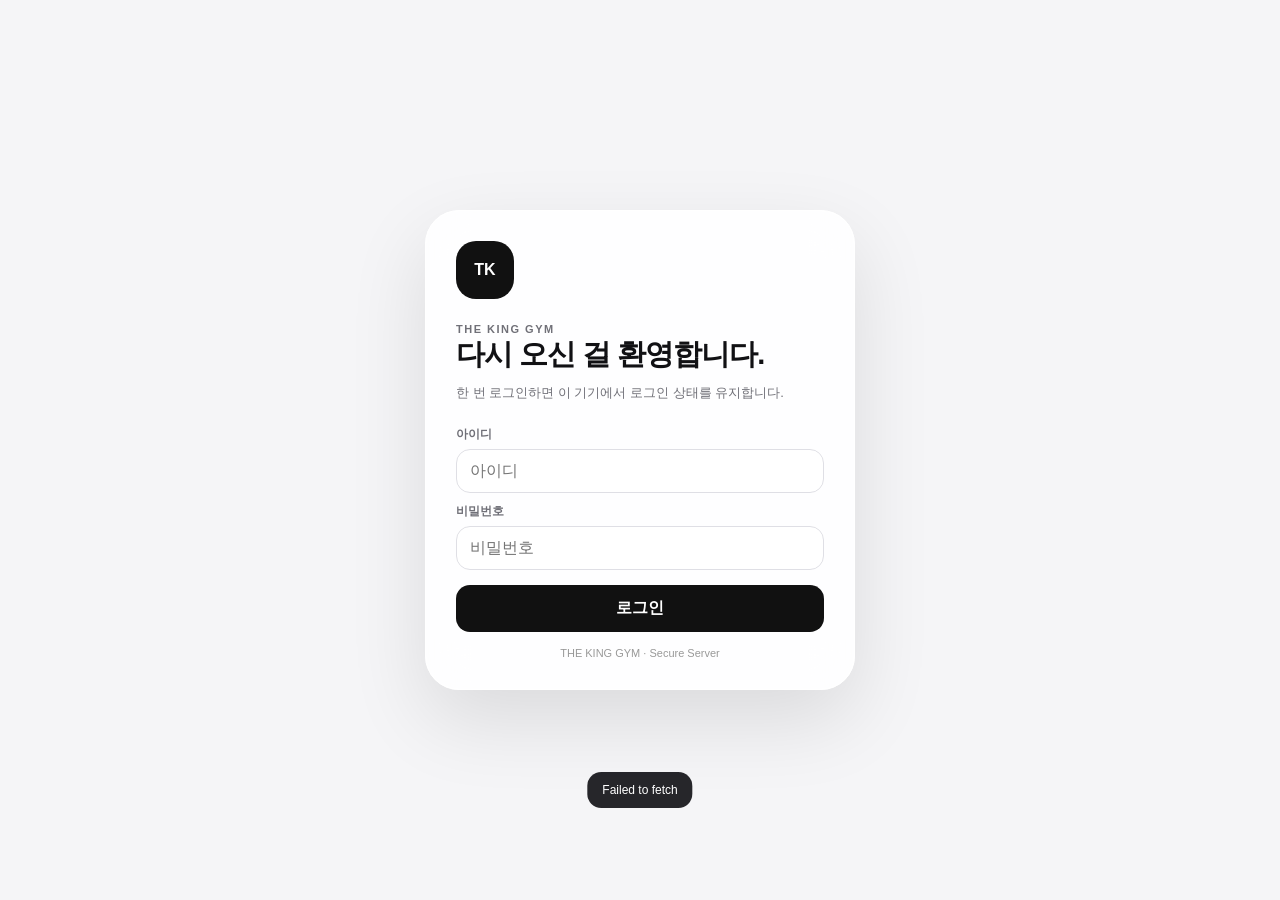
<file: theking-gym/index.html>
<!doctype html>
<html lang="ko">
<head>
<meta charset="utf-8"><meta name="viewport" content="width=device-width,initial-scale=1,viewport-fit=cover,user-scalable=no"><meta name="theme-color" content="#f5f5f7"><meta name="apple-mobile-web-app-capable" content="yes"><meta name="apple-mobile-web-app-status-bar-style" content="default"><meta name="apple-mobile-web-app-title" content="THE KING"><link rel="manifest" href="./manifest.webmanifest"><title>THE KING GYM</title>
<style>
:root{--bg:#f5f5f7;--card:rgba(255,255,255,.88);--ink:#111114;--muted:#707078;--line:#e7e7eb;--blue:#0a84ff;--green:#34c759;--orange:#ff9f0a;--red:#ff453a;--purple:#7c5cff;--shadow:0 14px 44px rgba(21,21,27,.08);--radius:26px}*{box-sizing:border-box}html,body{margin:0;background:var(--bg);color:var(--ink);font-family:-apple-system,BlinkMacSystemFont,"SF Pro Display","Pretendard","Segoe UI",sans-serif;-webkit-tap-highlight-color:transparent}button,input,textarea,select{font:inherit}button{cursor:pointer}body:before{content:"";position:fixed;inset:-20vh -20vw auto;height:55vh;background:radial-gradient(circle at 20% 30%,rgba(10,132,255,.12),transparent 36%),radial-gradient(circle at 80% 15%,rgba(124,92,255,.12),transparent 34%);pointer-events:none;z-index:-1}.hidden{display:none!important}.shell{min-height:100vh;max-width:1500px;margin:0 auto}.top{height:76px;display:flex;align-items:center;justify-content:space-between;padding:0 28px;position:sticky;top:0;background:rgba(245,245,247,.8);backdrop-filter:blur(18px);z-index:20;border-bottom:1px solid rgba(0,0,0,.04)}.brand{display:flex;align-items:center;gap:12px;font-weight:850;letter-spacing:-.7px}.mark{width:35px;height:35px;border-radius:12px;background:linear-gradient(145deg,#111,#35353b);color:#fff;display:grid;place-items:center;font-size:13px;box-shadow:0 8px 20px rgba(0,0,0,.18)}.rolepill{font-size:12px;padding:7px 10px;border-radius:999px;background:#fff;border:1px solid var(--line);color:var(--muted)}.top-actions{display:flex;align-items:center;gap:9px}.iconbtn{border:0;background:#fff;width:40px;height:40px;border-radius:14px;box-shadow:0 5px 18px rgba(0,0,0,.05);position:relative}.dot{position:absolute;width:9px;height:9px;border-radius:50%;background:var(--red);right:7px;top:6px;border:2px solid white}.layout{display:grid;grid-template-columns:230px minmax(0,1fr);gap:26px;padding:24px 28px 48px}.side{position:sticky;top:100px;height:calc(100vh - 120px);display:flex;flex-direction:column;gap:6px}.navbtn{border:0;background:transparent;text-align:left;padding:13px 14px;border-radius:15px;color:#55555d;font-weight:700}.navbtn.active{background:#fff;color:#111;box-shadow:0 7px 22px rgba(0,0,0,.055)}.navbtn small{display:block;color:#a0a0a8;font-weight:500;margin-top:2px}.side-foot{margin-top:auto;padding:16px;border-radius:20px;background:rgba(255,255,255,.62);border:1px solid rgba(255,255,255,.8)}.side-foot b{display:block;font-size:13px}.side-foot span{font-size:12px;color:var(--muted)}.main{min-width:0}.headline{display:flex;justify-content:space-between;align-items:end;margin:10px 0 24px}.headline h1{font-size:34px;line-height:1.05;margin:0;letter-spacing:-1.4px}.headline p{margin:7px 0 0;color:var(--muted);font-size:14px}.date{font-size:13px;color:var(--muted)}.grid{display:grid;gap:14px}.metrics{grid-template-columns:repeat(4,minmax(0,1fr));margin-bottom:16px}.card{background:var(--card);border:1px solid rgba(255,255,255,.75);border-radius:var(--radius);box-shadow:var(--shadow);backdrop-filter:blur(16px);padding:20px}.metric{min-height:122px}.metric label{font-size:12px;color:var(--muted);font-weight:700}.metric strong{display:block;font-size:29px;margin-top:13px;letter-spacing:-1px}.metric small{font-size:12px;color:var(--muted)}.accent{background:linear-gradient(145deg,#19191d,#2c2c33);color:#fff}.accent label,.accent small{color:#a9a9b0}.two{grid-template-columns:1.2fr .8fr}.section-title{display:flex;align-items:center;justify-content:space-between;margin-bottom:13px}.section-title h2{margin:0;font-size:18px;letter-spacing:-.5px}.section-title span{font-size:12px;color:var(--muted)}.list{display:flex;flex-direction:column;gap:9px}.row{display:flex;align-items:center;gap:12px;padding:12px;border-radius:18px;background:#f8f8fa;border:1px solid #efeff2}.avatar{width:42px;height:42px;border-radius:15px;background:linear-gradient(145deg,#e9e9ee,#fff);display:grid;place-items:center;font-weight:800;color:#444}.row-main{min-width:0;flex:1}.row-main b{font-size:14px}.row-main div{font-size:12px;color:var(--muted);margin-top:3px;white-space:nowrap;overflow:hidden;text-overflow:ellipsis}.badge{padding:6px 9px;border-radius:999px;font-size:11px;font-weight:800;background:#ececf0;color:#606069}.badge.green{background:#e9f9ed;color:#248a3d}.badge.orange{background:#fff2dd;color:#b66400}.badge.red{background:#ffe9e7;color:#cc2d25}.badge.blue{background:#e7f2ff;color:#0068d9}.btn{border:0;border-radius:14px;padding:10px 14px;font-weight:800;background:#111;color:#fff}.btn.secondary{background:#fff;color:#222;border:1px solid var(--line)}.btn.blue{background:var(--blue)}.btn.red{background:#fff0ef;color:#d93025}.btn.sm{padding:8px 10px;border-radius:11px;font-size:12px}.field{display:flex;flex-direction:column;gap:6px}.field label{font-size:12px;color:var(--muted);font-weight:700}.field input,.field select,.field textarea{border:1px solid #dfdfe5;background:#fff;border-radius:14px;padding:12px 13px;outline:none;color:#111}.field input:focus,.field select:focus,.field textarea:focus{border-color:#a8cbff;box-shadow:0 0 0 4px rgba(10,132,255,.09)}.formgrid{display:grid;grid-template-columns:repeat(2,minmax(0,1fr));gap:10px}.span2{grid-column:1/-1}.progress{height:8px;background:#ececf0;border-radius:99px;overflow:hidden;margin-top:9px}.progress i{display:block;height:100%;border-radius:99px;background:linear-gradient(90deg,var(--blue),var(--purple))}.schedule-day{font-size:12px;font-weight:800;color:var(--muted);margin:16px 4px 7px}.schedule{display:grid;grid-template-columns:72px 1fr auto;align-items:center;gap:10px;padding:13px 12px;border-radius:18px;background:#fff;border:1px solid var(--line);margin-bottom:8px}.time{font-weight:850}.schedule .who b{font-size:14px}.schedule .who div{font-size:12px;color:var(--muted);margin-top:2px}.actions{display:flex;gap:6px;flex-wrap:wrap;justify-content:flex-end}.notice{padding:13px;border-radius:16px;background:#f7f7f9;border:1px solid var(--line);margin-bottom:8px}.notice.unread{background:#eef6ff;border-color:#d9eaff}.notice b{font-size:13px}.notice p{font-size:12px;color:var(--muted);margin:4px 0 0}.tablewrap{overflow:auto;border-radius:18px;border:1px solid var(--line)}table{width:100%;border-collapse:collapse;background:#fff;font-size:13px}th,td{padding:12px;border-bottom:1px solid #efeff2;text-align:left;white-space:nowrap}th{font-size:11px;color:var(--muted);background:#fafafd;position:sticky;top:0}.empty{padding:36px 10px;text-align:center;color:var(--muted);font-size:13px}.empty b{display:block;color:#333;margin-bottom:5px}.bottom{display:none}.modal{position:fixed;inset:0;background:rgba(0,0,0,.24);backdrop-filter:blur(8px);z-index:80;display:grid;place-items:end center;padding:18px}.sheet{width:min(600px,100%);max-height:86vh;overflow:auto;background:#f8f8fa;border-radius:30px;padding:20px;box-shadow:0 25px 70px rgba(0,0,0,.25)}.sheet h3{margin:0 0 16px;font-size:22px}.sheethead{display:flex;justify-content:space-between;align-items:center}.close{border:0;background:#e9e9ed;width:34px;height:34px;border-radius:50%}.login{min-height:100vh;display:grid;place-items:center;padding:24px}.loginbox{width:min(430px,100%);padding:30px;background:rgba(255,255,255,.9);border:1px solid white;border-radius:34px;box-shadow:0 30px 80px rgba(0,0,0,.11);backdrop-filter:blur(22px)}.loginbox .logo{width:58px;height:58px;border-radius:20px;background:#111;color:#fff;display:grid;place-items:center;font-weight:900;margin-bottom:24px}.loginbox h1{font-size:29px;margin:0;letter-spacing:-1px}.loginbox p{color:var(--muted);font-size:13px;line-height:1.6;margin:8px 0 22px}.loginbox .field{margin-bottom:10px}.loginbox .btn{width:100%;padding:13px;margin-top:5px}.hint{margin-top:15px;font-size:11px;color:#999;text-align:center}.toast{position:fixed;left:50%;bottom:92px;transform:translate(-50%,20px);padding:11px 15px;background:rgba(20,20,24,.92);color:#fff;border-radius:14px;font-size:12px;z-index:200;opacity:0;pointer-events:none;transition:.25s}.toast.show{opacity:1;transform:translate(-50%,0)}.kicker{font-size:11px;text-transform:uppercase;letter-spacing:1.5px;color:var(--muted);font-weight:900}.big{font-size:40px;font-weight:900;letter-spacing:-2px;margin:4px 0}.soft{color:var(--muted);font-size:12px}.split{display:flex;align-items:center;justify-content:space-between;gap:10px}.ring{width:96px;height:96px;border-radius:50%;display:grid;place-items:center;background:conic-gradient(var(--blue) var(--p,65%),#e8e8ed 0);position:relative}.ring:after{content:"";position:absolute;inset:10px;border-radius:50%;background:#fff}.ring span{z-index:1;font-weight:900}
@media(max-width:900px){.top{height:65px;padding:0 18px}.layout{display:block;padding:16px 14px 96px}.side{display:none}.headline{margin:8px 2px 18px}.headline h1{font-size:28px}.metrics{grid-template-columns:repeat(2,minmax(0,1fr))}.two{grid-template-columns:1fr}.card{border-radius:23px;padding:16px}.metric{min-height:110px}.metric strong{font-size:26px}.bottom{display:flex;position:fixed;left:10px;right:10px;bottom:calc(9px + env(safe-area-inset-bottom));z-index:40;background:rgba(250,250,252,.9);backdrop-filter:blur(22px);border:1px solid rgba(255,255,255,.85);box-shadow:0 15px 45px rgba(0,0,0,.15);border-radius:24px;padding:7px;justify-content:space-around}.bottom button{border:0;background:transparent;color:#85858d;font-size:10px;font-weight:700;min-width:0;flex:1;padding:7px 3px;border-radius:16px}.bottom button i{display:block;font-style:normal;font-size:19px;margin-bottom:3px}.bottom button.active{background:#fff;color:#111;box-shadow:0 4px 15px rgba(0,0,0,.07)}.formgrid{grid-template-columns:1fr}.span2{grid-column:auto}.schedule{grid-template-columns:58px 1fr}.schedule .actions{grid-column:1/-1;justify-content:flex-start;padding-left:68px}.top .rolepill{display:none}.top-actions .usertext{display:none}.sheet{border-radius:28px 28px 20px 20px}.tablewrap{margin-left:-2px;margin-right:-2px}}
</style></head>
<body>
<div id="login" class="login"><div class="loginbox"><div class="logo">TK</div><div class="kicker">THE KING GYM</div><h1 id="loginTitle">다시 오신 걸 환영합니다.</h1><p id="loginDesc">한 번 로그인하면 이 기기에서 로그인 상태를 유지합니다.</p><div class="field"><label>아이디</label><input id="loginId" autocomplete="username" placeholder="아이디"></div><div class="field"><label>비밀번호</label><input id="loginPw" type="password" autocomplete="current-password" placeholder="비밀번호"></div><div class="field setupOnly hidden"><label>관리자 이름</label><input id="setupName" placeholder="예: 더킹짐 관리자"></div><button class="btn" id="loginBtn" onclick="doLogin()">로그인</button><div class="hint">THE KING GYM · Secure Server</div></div></div>
<div id="app" class="shell hidden"><header class="top"><div class="brand"><div class="mark">TK</div><span>THE KING GYM</span><span class="rolepill" id="rolePill"></span></div><div class="top-actions"><span class="usertext" id="userText" style="font-size:12px;color:#777"></span><button class="iconbtn" onclick="openNotifications()">♢<span id="notifyDot" class="dot hidden"></span></button><button class="iconbtn" onclick="openProfile()">•••</button></div></header><div class="layout"><aside class="side" id="sideNav"></aside><main class="main" id="main"></main></div><nav class="bottom" id="bottomNav"></nav></div>
<div class="toast" id="toast"></div><div class="modal hidden" id="modal" onclick="if(event.target===this)closeModal()"><div class="sheet"><div class="sheethead"><h3 id="modalTitle"></h3><button class="close" onclick="closeModal()">×</button></div><div id="modalBody"></div></div></div>
<script>
const API='https://wjzadmeshuxgsidjlgui.supabase.co/functions/v1/theking-gym';let TOKEN=localStorage.getItem('tk_session')||'',DATA=null,ACTIVE='home',SETUP=false,SALES_TRAINER='';const $=id=>document.getElementById(id);const won=n=>Number(n||0).toLocaleString('ko-KR')+'원';const day=s=>new Date(s).toLocaleDateString('ko-KR',{month:'long',day:'numeric',weekday:'short'});const hm=s=>new Date(s).toLocaleTimeString('ko-KR',{hour:'2-digit',minute:'2-digit'});function esc(s){return String(s??'').replace(/[&<>"']/g,m=>({'&':'&amp;','<':'&lt;','>':'&gt;','"':'&quot;',"'":'&#39;'}[m]))}async function api(action,payload={}){const r=await fetch(API,{method:'POST',headers:{'content-type':'application/json','x-session':TOKEN},body:JSON.stringify({action,...payload})});const j=await r.json().catch(()=>({error:'서버 응답 오류'}));if(!r.ok){if(j.code==='UNAUTH')logoutLocal();throw new Error(j.error||'오류가 발생했습니다.')}return j}function toast(s){const t=$('toast');t.textContent=s;t.classList.add('show');setTimeout(()=>t.classList.remove('show'),2300)}function openModal(title,html){$('modalTitle').textContent=title;$('modalBody').innerHTML=html;$('modal').classList.remove('hidden')}function closeModal(){$('modal').classList.add('hidden')}
async function boot(){try{const st=await api('setup_status');SETUP=st.needs_setup;if(SETUP){$('loginTitle').textContent='더킹짐을 시작해볼까요?';$('loginDesc').textContent='최초 관리자 계정을 한 번만 생성하면 됩니다.';document.querySelector('.setupOnly').classList.remove('hidden');$('loginBtn').textContent='관리자 계정 만들기'}if(TOKEN&&!SETUP){await load();showApp()}else $('login').classList.remove('hidden')}catch(e){toast(e.message)}}async function doLogin(){try{const username=$('loginId').value.trim(),password=$('loginPw').value;if(SETUP){await api('setup_admin',{username,password,display_name:$('setupName').value.trim()||'더킹짐 관리자'});SETUP=false;document.querySelector('.setupOnly').classList.add('hidden');$('loginTitle').textContent='관리자 계정이 생성됐어요.';$('loginDesc').textContent='지금 만든 계정으로 로그인해주세요.';$('loginBtn').textContent='로그인';toast('관리자 설정 완료');return}const r=await api('login',{username,password});TOKEN=r.token;localStorage.setItem('tk_session',TOKEN);await load();showApp()}catch(e){toast(e.message)}}async function load(){DATA=await api('snapshot');renderNav();render()}function showApp(){$('login').classList.add('hidden');$('app').classList.remove('hidden');$('rolePill').textContent=roleName(DATA.user.role);$('userText').textContent=DATA.user.display_name;updateNotify()}function roleName(r){return r==='admin'?'관리자':r==='trainer'?'트레이너':'회원'}
function tabs(){if(DATA.user.role==='admin')return[['home','⌂','운영'],['schedule','◷','스케줄'],['people','◎','회원'],['sales','₩','매출'],['salary','∑','급여'],['approval','✓','승인']];if(DATA.user.role==='trainer')return[['home','⌂','오늘'],['schedule','◷','스케줄'],['people','◎','회원'],['sales','₩','매출'],['notes','▤','일지'],['salary','∑','MY']];return[['home','⌂','홈'],['schedule','◷','스케줄'],['notes','▤','수업'],['qna','?','Q&A'],['my','◎','MY']]}function renderNav(){const ts=tabs();$('sideNav').innerHTML=ts.map(t=>'<button class="navbtn '+(ACTIVE===t[0]?'active':'')+'" onclick="go(\''+t[0]+'\')">'+t[1]+' &nbsp;'+t[2]+'<small>'+navSub(t[0])+'</small></button>').join('')+'<div class="side-foot"><b>'+esc(DATA.user.display_name)+'</b><span>'+roleName(DATA.user.role)+' · 서버 동기화</span></div>';$('bottomNav').innerHTML=ts.map(t=>'<button class="'+(ACTIVE===t[0]?'active':'')+'" onclick="go(\''+t[0]+'\')"><i>'+t[1]+'</i>'+t[2]+'</button>').join('')}function navSub(k){return({home:'오늘 필요한 것만',schedule:'예약·완료·취소',people:'담당회원 관리',sales:'회원별 결제·카톡보고',salary:'수업수·예상급여',approval:'수정요청 관리',notes:'수업내용 공유',qna:'수업별 질문',my:'내 이용현황'})[k]||''}function go(k){ACTIVE=k;renderNav();render();scrollTo({top:0,behavior:'smooth'})}
function headline(title,sub){return'<div class="headline"><div><h1>'+title+'</h1><p>'+sub+'</p></div><div class="date">'+new Date().toLocaleDateString('ko-KR',{year:'numeric',month:'long',day:'numeric',weekday:'short'})+'</div></div>'}function updateNotify(){const n=(DATA.notifications||[]).filter(x=>!x.read_at).length;$('notifyDot').classList.toggle('hidden',!n)}function remaining(m){return Number(m.total_sessions)-Number(m.used_sessions)-Number(m.locked_sessions)}function memberName(id){return DATA.members.find(x=>x.id===id)?.name||'회원'}function trainerName(id){return DATA.trainers.find(x=>x.id===id)?.name||'트레이너'}function statusBadge(s){const map={scheduled:['예정','blue'],completed:['완료','green'],cancelled:['취소',''],cancelled_late:['당일취소','orange'],no_show:['노쇼','red']};const a=map[s]||[s,''];return'<span class="badge '+a[1]+'">'+a[0]+'</span>'}function render(){if(!DATA)return;if(ACTIVE==='home')return renderHome();if(ACTIVE==='schedule')return renderSchedule();if(ACTIVE==='people')return renderPeople();if(ACTIVE==='sales')return renderSales();if(ACTIVE==='salary')return renderSalary();if(ACTIVE==='approval')return renderApproval();if(ACTIVE==='notes')return renderNotes();if(ACTIVE==='qna')return renderQna();if(ACTIVE==='my')return renderMemberMy()}function todaySchedules(){const now=new Date();return DATA.schedules.filter(s=>new Date(s.start_at).toDateString()===now.toDateString())}function upcoming(){return DATA.schedules.filter(s=>s.status==='scheduled'&&new Date(s.start_at)>new Date()).slice(0,8)}
function renderHome(){const r=DATA.user.role;if(r==='admin'){const today=todaySchedules(),low=DATA.members.filter(m=>remaining(m)<=3).length,pending=DATA.change_requests.filter(x=>x.status==='pending').length,unread=DATA.notifications.filter(x=>!x.read_at).length;$('main').innerHTML=headline('센터가 한눈에 보여요.','스케줄·회원·승인·급여를 같은 데이터로 관리합니다.')+'<div class="grid metrics"><div class="card metric accent"><label>오늘 PT</label><strong>'+today.length+'건</strong><small>전체 트레이너</small></div><div class="card metric"><label>잔여 3회 이하</label><strong>'+low+'명</strong><small>재등록 확인 필요</small></div><div class="card metric"><label>수정 승인 대기</label><strong>'+pending+'건</strong><small>트레이너 요청</small></div><div class="card metric"><label>읽지 않은 알림</label><strong>'+unread+'개</strong><small>운영 알림</small></div></div><div class="grid two"><div class="card"><div class="section-title"><h2>오늘 스케줄</h2><span onclick="go(\'schedule\')" style="cursor:pointer">전체보기 ›</span></div>'+scheduleList(today)+'</div><div class="card"><div class="section-title"><h2>트레이너 현황</h2><span>이번 달</span></div>'+salaryMini()+'</div></div>'}else if(r==='trainer'){const sal=DATA.salary[0]||{},today=todaySchedules(),low=DATA.members.filter(m=>remaining(m)<=3).length;$('main').innerHTML=headline(DATA.user.display_name+'님, 오늘도 깔끔하게.','수업 처리와 회원 기록에만 집중하세요.')+'<div class="grid metrics"><div class="card metric accent"><label>오늘 수업</label><strong>'+today.length+'건</strong><small>예정 포함</small></div><div class="card metric"><label>이번달 인정수업</label><strong>'+(sal.paid_sessions||0)+'회</strong><small>급여 계산 기준</small></div><div class="card metric"><label>담당회원</label><strong>'+DATA.members.length+'명</strong><small>잔여 3회 이하 '+low+'명</small></div><div class="card metric"><label>예상급여</label><strong style="font-size:23px">'+won(sal.estimated_salary||0)+'</strong><small>현재 설정 기준</small></div></div><div class="grid two"><div class="card"><div class="section-title"><h2>오늘 PT</h2><span>완료하면 회차가 확정됩니다</span></div>'+scheduleList(today,true)+'</div><div class="card"><div class="section-title"><h2>재등록 체크</h2><span>잔여 3회 이하</span></div>'+memberMini(DATA.members.filter(m=>remaining(m)<=3))+'</div></div>'}else{const m=DATA.members[0];const next=upcoming()[0];const rem=m?remaining(m):0;const p=m&&m.total_sessions?Math.round((m.used_sessions/m.total_sessions)*100):0;$('main').innerHTML=headline(DATA.user.display_name+'님의 PT','예약과 수업기록을 한 곳에서 확인하세요.')+'<div class="grid two"><div class="card accent"><div class="kicker" style="color:#aaa">NEXT SESSION</div><div class="big">'+(next?hm(next.start_at):'—')+'</div><div style="font-weight:800">'+(next?day(next.start_at):'예약된 수업이 없습니다')+'</div><div class="soft" style="margin-top:6px">'+(next?trainerName(next.trainer_id)+' · '+esc(next.title||'PT'):'트레이너와 일정을 잡아보세요')+'</div>'+(next?memberCancelButton(next):'')+'</div><div class="card"><div class="split"><div><div class="kicker">PT BALANCE</div><div class="big">'+rem+'회</div><div class="soft">사용 '+m.used_sessions+' · 예약 '+m.locked_sessions+' · 총 '+m.total_sessions+'</div></div><div class="ring" style="--p:'+p+'%"><span>'+p+'%</span></div></div></div></div><div class="card" style="margin-top:14px"><div class="section-title"><h2>다가오는 수업</h2><span onclick="go(\'schedule\')" style="cursor:pointer">전체보기 ›</span></div>'+scheduleList(upcoming().slice(0,4))+'</div>'}}
function memberMini(arr){if(!arr.length)return'<div class="empty"><b>여유 있어요</b>잔여 3회 이하 회원이 없습니다.</div>';return'<div class="list">'+arr.map(m=>'<div class="row"><div class="avatar">'+esc(m.name[0])+'</div><div class="row-main"><b>'+esc(m.name)+'</b><div>사용 '+m.used_sessions+' · 예약 '+m.locked_sessions+' · 총 '+m.total_sessions+'</div></div><span class="badge '+(remaining(m)<=1?'red':'orange')+'">'+remaining(m)+'회</span></div>').join('')+'</div>'}function salaryMini(){if(!DATA.salary.length)return'<div class="empty">급여 데이터가 없습니다.</div>';return'<div class="list">'+DATA.salary.map(s=>'<div class="row"><div class="avatar">'+esc(s.name[0])+'</div><div class="row-main"><b>'+esc(s.name)+'</b><div>매출 '+won(s.sales)+' · '+s.paid_sessions+'회</div></div><b style="font-size:13px">'+won(s.estimated_salary)+'</b></div>').join('')+'</div>'}
function scheduleList(arr,trainerActions=false){if(!arr.length)return'<div class="empty"><b>일정이 없습니다.</b>여유로운 하루예요.</div>';return arr.map(s=>'<div class="schedule"><div class="time">'+hm(s.start_at)+'</div><div class="who"><b>'+esc(memberName(s.member_id))+'</b><div>'+esc(trainerName(s.trainer_id))+' · '+esc(s.title||'PT')+'</div></div><div class="actions">'+statusBadge(s.status)+(trainerActions&&s.status==='scheduled'?'<button class="btn sm blue" onclick="complete(\''+s.id+'\')">완료</button><button class="btn sm secondary" onclick="noteModal(\''+s.id+'\')">일지</button><button class="btn sm red" onclick="noshowModal(\''+s.id+'\')">노쇼</button>':'')+'</div></div>').join('')}
function renderSchedule(){const canEdit=DATA.user.role!=='member';$('main').innerHTML=headline('스케줄','예약 시 1회가 예약잠금되고, 수업완료 시 사용횟수로 확정됩니다.')+(canEdit?'<div class="card" style="margin-bottom:14px"><div class="section-title"><h2>새 PT 예약</h2><span>담당회원 기준</span></div><div class="formgrid"><div class="field"><label>회원</label><select id="scMember">'+DATA.members.map(m=>'<option value="'+m.id+'">'+esc(m.name)+' · 잔여 '+remaining(m)+'회</option>').join('')+'</select></div><div class="field"><label>일시</label><input id="scStart" type="datetime-local"></div><div class="field span2"><label>메모/수업명</label><input id="scTitle" placeholder="예: 하체 · 스쿼트 중심"></div><div class="span2"><button class="btn blue" onclick="createSchedule()">예약 등록</button></div></div></div>':'')+'<div class="card"><div class="section-title"><h2>전체 일정</h2><span>'+DATA.schedules.length+'건</span></div>'+groupSchedules(DATA.schedules)+'</div>'}function groupSchedules(arr){if(!arr.length)return'<div class="empty">등록된 일정이 없습니다.</div>';const groups={};arr.forEach(s=>{const k=day(s.start_at);(groups[k]??=[]).push(s)});return Object.entries(groups).map(([k,v])=>'<div class="schedule-day">'+k+'</div>'+scheduleList(v,DATA.user.role!=='member')).join('')}async function createSchedule(){try{await api('create_schedule',{member_id:$('scMember').value,start_at:$('scStart').value,title:$('scTitle').value});toast('예약이 등록됐어요');await load();render()}catch(e){toast(e.message)}}async function complete(id){try{await api('complete_schedule',{id});toast('수업 완료 · 1회 사용 확정');await load();render()}catch(e){toast(e.message)}}function noshowModal(id){openModal('노쇼 처리','<p class="soft">노쇼를 PT 1회 차감할까요?</p><div class="split"><button class="btn secondary" onclick="noshow(\''+id+'\',false)">미차감</button><button class="btn red" onclick="noshow(\''+id+'\',true)">1회 차감</button></div>')}async function noshow(id,charge){try{await api('noshow_schedule',{id,charge});closeModal();toast(charge?'노쇼 · 1회 차감':'노쇼 · 미차감');await load();render()}catch(e){toast(e.message)}}function memberScheduleAction(s){const h=(new Date(s.start_at)-new Date())/3600000;return h>=24?'<button class="btn sm secondary" onclick="cancelMember(\''+s.id+'\')">취소</button>':'<span class="badge orange">24시간 이내</span>'}
function rescheduleModal(id){const s=DATA.schedules.find(x=>x.id===id);const local=new Date(new Date(s.start_at).getTime()-new Date().getTimezoneOffset()*60000).toISOString().slice(0,16);openModal('일정 변경','<div class="field"><label>변경할 일시</label><input id="reStart" type="datetime-local" value="'+local+'"></div><button class="btn blue" style="width:100%;margin-top:14px" onclick="reschedule(\''+id+'\')">일정 변경</button>')}
async function reschedule(id){try{await api('reschedule',{id,start_at:$('reStart').value});closeModal();toast('일정이 변경됐어요');await load();render()}catch(e){toast(e.message)}}
function staffCancelModal(id){openModal('수업 취소','<p class="soft">24시간 이내 취소인 경우 PT 횟수를 차감할지 선택할 수 있습니다.</p><div class="split"><button class="btn secondary" onclick="staffCancel(\''+id+'\',false)">미차감 취소</button><button class="btn red" onclick="staffCancel(\''+id+'\',true)">1회 차감</button></div>')}
async function staffCancel(id,charge){try{await api('cancel_schedule',{id,charge});closeModal();toast(charge?'취소 · 1회 차감':'취소 · 미차감');await load();render()}catch(e){toast(e.message)}}
function memberCancelButton(s){const h=(new Date(s.start_at)-new Date())/3600000;return h>=24?'<button class="btn secondary" style="margin-top:16px" onclick="cancelMember(\''+s.id+'\')">수업 취소</button>':'<div class="badge orange" style="display:inline-block;margin-top:16px">24시간 이내 · 직접취소 불가</div>'}async function cancelMember(id){if(!confirm('이 수업을 취소할까요? 예약된 1회는 자동 복구됩니다.'))return;try{await api('cancel_schedule',{id});toast('취소 완료 · 트레이너에게 알림 전송');await load();render()}catch(e){toast(e.message)}}
function renderPeople(){$('main').innerHTML=headline(DATA.user.role==='admin'?'회원 · 트레이너':'내 회원','횟수는 단순하게, 변경은 기록이 남도록 관리합니다.')+(DATA.user.role==='admin'?'<div class="grid two"><div class="card"><div class="section-title"><h2>트레이너 추가</h2><span>계정 동시 생성</span></div>'+trainerForm()+'</div><div class="card"><div class="section-title"><h2>회원 추가</h2><span>PT횟수 설정</span></div>'+memberForm()+'</div></div>':'')+'<div class="card" style="margin-top:14px"><div class="section-title"><h2>회원</h2><span>'+DATA.members.length+'명</span></div>'+memberTable()+'</div>'+(DATA.user.role==='admin'?'<div class="card" style="margin-top:14px"><div class="section-title"><h2>계정 관리</h2><span>아이디 · 초기비밀번호 · 사용여부</span></div>'+accountList()+'</div>':'')}function trainerForm(){return'<div class="formgrid"><div class="field"><label>이름</label><input id="trName"></div><div class="field"><label>기본급</label><input id="trBasic" type="number"></div><div class="field"><label>아이디</label><input id="trId"></div><div class="field"><label>초기 비밀번호</label><input id="trPw" type="password"></div><div class="span2"><button class="btn" onclick="addTrainer()">트레이너 추가</button></div></div>'}function memberForm(){return'<div class="formgrid"><div class="field"><label>이름</label><input id="mbName"></div><div class="field"><label>담당 트레이너</label><select id="mbTrainer">'+DATA.trainers.map(t=>'<option value="'+t.id+'">'+esc(t.name)+'</option>').join('')+'</select></div><div class="field"><label>총 PT횟수</label><input id="mbTotal" type="number" value="20"></div><div class="field"><label>아이디</label><input id="mbId"></div><div class="field"><label>초기 비밀번호</label><input id="mbPw" type="password"></div><div><button class="btn" style="margin-top:22px" onclick="addMember()">회원 추가</button></div></div>'}async function addTrainer(){try{await api('add_trainer',{name:$('trName').value,basic_salary:$('trBasic').value,username:$('trId').value,password:$('trPw').value});toast('트레이너와 계정이 생성됐어요');await load();render()}catch(e){toast(e.message)}}async function addMember(){try{await api('add_member',{name:$('mbName').value,trainer_id:$('mbTrainer').value,total_sessions:$('mbTotal').value,username:$('mbId').value,password:$('mbPw').value});toast('회원과 계정이 생성됐어요');await load();render()}catch(e){toast(e.message)}}function memberTable(){if(!DATA.members.length)return'<div class="empty">회원이 없습니다.</div>';return'<div class="tablewrap"><table><thead><tr><th>회원</th><th>트레이너</th><th>총</th><th>사용</th><th>예약</th><th>남음</th><th>관리</th></tr></thead><tbody>'+DATA.members.map(m=>'<tr><td><b>'+esc(m.name)+'</b></td><td>'+esc(trainerName(m.trainer_id))+'</td><td>'+m.total_sessions+'</td><td>'+m.used_sessions+'</td><td>'+m.locked_sessions+'</td><td><span class="badge '+(remaining(m)<=3?'orange':'green')+'">'+remaining(m)+'회</span></td><td>'+(DATA.user.role==='trainer'?'<button class="btn sm secondary" onclick="changeReq(\''+m.id+'\',\'name\')">이름수정</button> <button class="btn sm secondary" onclick="changeReq(\''+m.id+'\',\'total_sessions\')">횟수수정</button>':'')+'</td></tr>').join('')+'</tbody></table></div>'}
function accountFor(type,id){return (DATA.accounts||[]).find(a=>type==='trainer'?a.trainer_id===id:a.member_id===id)}
function accountList(){const rows=[];DATA.trainers.forEach(t=>rows.push({type:'trainer',id:t.id,name:t.name,a:accountFor('trainer',t.id)}));DATA.members.forEach(m=>rows.push({type:'member',id:m.id,name:m.name,a:accountFor('member',m.id)}));return '<div class="list">'+rows.map(x=>'<div class="row"><div class="avatar">'+esc(x.name[0])+'</div><div class="row-main"><b>'+esc(x.name)+'</b><div>'+ (x.type==='trainer'?'트레이너':'회원') +' · '+(x.a?'ID '+esc(x.a.username):'계정 미발급')+'</div></div><span class="badge '+(x.a?(x.a.active?'green':'red'):'orange')+'">'+(x.a?(x.a.active?'사용중':'중지'):'미발급')+'</span><button class="btn sm secondary" onclick="accountModal(\''+x.type+'\',\''+x.id+'\')">'+(x.a?'계정설정':'계정발급')+'</button></div>').join('')+'</div>'}
function accountModal(type,id){const a=accountFor(type,id);const name=type==='trainer'?DATA.trainers.find(x=>x.id===id)?.name:DATA.members.find(x=>x.id===id)?.name;if(!a){openModal(name+' 계정 발급','<div class="field"><label>아이디</label><input id="acId"></div><div class="field" style="margin-top:10px"><label>초기 비밀번호</label><input id="acPw" type="password" placeholder="6자 이상"></div><button class="btn blue" style="width:100%;margin-top:14px" onclick="provision(\''+type+'\',\''+id+'\')">계정 발급</button>');return}openModal(name+' 계정 설정','<div class="field"><label>아이디</label><input id="acId" value="'+esc(a.username)+'"></div><div class="field" style="margin-top:10px"><label>새 임시 비밀번호</label><input id="acPw" type="password" placeholder="변경할 때만 입력"></div><div class="split" style="margin-top:14px"><button class="btn secondary" onclick="manageAccount(\''+a.id+'\','+(!a.active)+')">'+(a.active?'계정 중지':'계정 활성화')+'</button><button class="btn blue" onclick="manageAccount(\''+a.id+'\','+a.active+')">저장</button></div>')}
async function provision(type,id){try{await api('provision_account',{target_type:type,target_id:id,username:$('acId').value,password:$('acPw').value});closeModal();toast('계정이 발급됐어요');await load();render()}catch(e){toast(e.message)}}
async function manageAccount(accountId,active){try{await api('manage_account',{account_id:accountId,username:$('acId').value,password:$('acPw').value,active});closeModal();toast('계정 설정이 반영됐어요');await load();render()}catch(e){toast(e.message)}}
function changeReq(id,field){const m=DATA.members.find(x=>x.id===id);openModal('수정 요청','<div class="field"><label>현재값</label><input value="'+esc(m[field])+'" disabled></div><div class="field" style="margin-top:10px"><label>변경값</label><input id="crValue"></div><div class="field" style="margin-top:10px"><label>사유</label><input id="crReason" placeholder="선택사항"></div><button class="btn blue" style="margin-top:14px;width:100%" onclick="submitChange(\''+id+'\',\''+field+'\')">관리자에게 요청</button>')}async function submitChange(id,field){try{await api('request_change',{member_id:id,field_name:field,new_value:$('crValue').value,reason:$('crReason').value});closeModal();toast('수정요청을 보냈어요');await load();render()}catch(e){toast(e.message)}}

function salesTrainerId(){if(DATA.user.role==='trainer')return DATA.user.trainer_id;if(!SALES_TRAINER||!DATA.trainers.some(t=>t.id===SALES_TRAINER))SALES_TRAINER=DATA.trainers[0]?.id||'';return SALES_TRAINER}
function salesForTrainer(){const id=salesTrainerId();return (DATA.sales||[]).filter(x=>x.trainer_id===id)}
function salesKpi(){const id=salesTrainerId();return (DATA.sales_kpi||[]).find(x=>x.trainer_id===id)||{target_sales:0,naver_reviews:0,instagram_posts:0,blog_reviews:0}}
function salePays(id){return (DATA.sales_payments||[]).filter(x=>x.sale_id===id)}
function man(n){n=Number(n||0);return n%10000===0?(n/10000).toLocaleString('ko-KR')+'만원':won(n)}
function paymentText(id){const p=salePays(id);return p.map(x=>x.method+' '+man(x.amount)).join(' · ')||'-'}
function renderSales(){
  const tid=salesTrainerId(),t=DATA.trainers.find(x=>x.id===tid),rows=salesForTrainer(),k=salesKpi(),mno=new Date().getMonth()+1;
  const total=rows.reduce((a,x)=>a+Number(x.total_amount||0),0),pt=rows.reduce((a,x)=>a+Number(x.session_count||0),0),target=Number(k.target_sales||0),pct=target?Math.min(999,Math.round(total/target*100)):0;
  const method={};rows.forEach(s=>salePays(s.id).forEach(p=>method[p.method]=(method[p.method]||0)+Number(p.amount||0)));
  const trainerSelect=DATA.user.role==='admin'?'<div class="field" style="min-width:190px"><label>트레이너</label><select onchange="SALES_TRAINER=this.value;renderSales()">'+DATA.trainers.map(x=>'<option value="'+x.id+'" '+(x.id===tid?'selected':'')+'>'+esc(x.name)+'</option>').join('')+'</select></div>':'<div></div>';
  $('main').innerHTML=headline('매출 · 실적 보고','회원별 결제부터 월 목표, 리뷰 실적, 카톡 보고까지 한 번에 관리합니다.')+
  '<div class="split" style="margin:-8px 0 14px;align-items:end">'+trainerSelect+'<div class="actions"><button class="btn secondary" onclick="copySalesReport(\'detail\')">상세 보고 복사</button><button class="btn secondary" onclick="copySalesReport(\'summary\')">요약 보고 복사</button><button class="btn blue" onclick="saleModal()">+ 매출 등록</button></div></div>'+
  '<div class="grid metrics"><div class="card metric accent"><label>'+esc(t?.name||'트레이너')+' 이번달 매출</label><strong>'+won(total)+'</strong><small>목표 달성 '+pct+'%</small></div><div class="card metric"><label>월 목표</label><strong>'+won(target)+'</strong><small>'+(target?won(Math.max(0,target-total))+' 남음':'목표를 설정해주세요')+'</small></div><div class="card metric"><label>누적 PT 판매</label><strong>'+pt+'회</strong><small>'+rows.length+'건 결제</small></div><div class="card metric"><label>리뷰 · 콘텐츠</label><strong>'+(Number(k.naver_reviews||0)+Number(k.instagram_posts||0)+Number(k.blog_reviews||0))+'개</strong><small>네이버 '+k.naver_reviews+' · 인스타 '+k.instagram_posts+' · 블로그 '+k.blog_reviews+'</small></div></div>'+
  '<div class="grid two"><div class="card"><div class="section-title"><h2>회원별 매출</h2><span>'+rows.length+'건 · '+won(total)+'</span></div>'+salesTable(rows)+'</div>'+
  '<div><div class="card"><div class="section-title"><h2>'+mno+'월 목표 · 활동실적</h2><span>카톡 요약보고 연동</span></div><div class="formgrid"><div class="field span2"><label>월 목표 매출</label><input id="kTarget" type="number" value="'+Number(k.target_sales||0)+'"></div><div class="field"><label>네이버 리뷰 누적</label><input id="kNaver" type="number" value="'+Number(k.naver_reviews||0)+'"></div><div class="field"><label>인스타 누적</label><input id="kInsta" type="number" value="'+Number(k.instagram_posts||0)+'"></div><div class="field span2"><label>블로그 리뷰 누적</label><input id="kBlog" type="number" value="'+Number(k.blog_reviews||0)+'"></div></div><button class="btn blue" style="width:100%;margin-top:12px" onclick="saveSalesKpi()">실적 저장</button></div>'+
  '<div class="card" style="margin-top:14px"><div class="section-title"><h2>결제수단별</h2><span>자동 합산</span></div><div class="list">'+(Object.keys(method).length?Object.entries(method).map(([m,a])=>'<div class="row"><div class="row-main"><b>'+esc(m)+'</b></div><b>'+won(a)+'</b></div>').join(''):'<div class="empty">등록된 결제가 없습니다.</div>')+'</div></div></div></div>';
}
function salesTable(rows){if(!rows.length)return'<div class="empty"><b>아직 등록된 매출이 없습니다.</b>결제내역을 등록하면 월매출과 급여가 자동으로 연결됩니다.</div>';return'<div class="tablewrap"><table><thead><tr><th>회원</th><th>PT</th><th>금액</th><th>결제</th><th>현금영수증</th><th></th></tr></thead><tbody>'+rows.map(s=>'<tr><td><b>'+esc(s.client_name)+'</b><div class="soft">'+String(s.sale_date).slice(5)+'</div></td><td>'+s.session_count+'회</td><td><b>'+won(s.total_amount)+'</b></td><td>'+esc(paymentText(s.id))+'</td><td>'+(s.cash_receipt===false?'X':s.cash_receipt===true?'O':'-')+'</td><td><button class="btn sm secondary" onclick="saleModal(\''+s.id+'\')">수정</button> <button class="btn sm red" onclick="deleteSale(\''+s.id+'\')">삭제</button></td></tr>').join('')+'</tbody></table></div>'}
function saleModal(id){
  const s=id?(DATA.sales||[]).find(x=>x.id===id):null,tid=s?.trainer_id||salesTrainerId(),members=DATA.members.filter(m=>m.trainer_id===tid),p=s?salePays(s.id):[];
  const today=new Date().toLocaleDateString('en-CA',{timeZone:'Asia/Seoul'});
  const opts=['카드','계좌','현금','아산페이','기타'];
  const methodSel=(idx,val)=>'<select id="slMethod'+idx+'"><option value="">선택</option>'+opts.map(x=>'<option '+(x===val?'selected':'')+'>'+x+'</option>').join('')+'</select>';
  openModal(id?'매출 수정':'매출 등록',
  '<div class="formgrid"><div class="field span2"><label>회원 선택</label><select id="slMember" onchange="const m=DATA.members.find(x=>x.id===this.value);if(m)$(\'slName\').value=m.name"><option value="">직접 입력</option>'+members.map(m=>'<option value="'+m.id+'" '+(s?.member_id===m.id?'selected':'')+'>'+esc(m.name)+'</option>').join('')+'</select></div>'+
  '<div class="field"><label>회원명</label><input id="slName" value="'+esc(s?.client_name||'')+'"></div><div class="field"><label>PT 횟수</label><input id="slCount" type="number" min="0" value="'+Number(s?.session_count||0)+'"></div>'+
  '<div class="field span2"><label>결제일</label><input id="slDate" type="date" value="'+String(s?.sale_date||today).slice(0,10)+'"></div>'+
  '<div class="field"><label>결제수단 1</label>'+methodSel(1,p[0]?.method||'')+'</div><div class="field"><label>금액 1</label><input id="slAmt1" type="number" value="'+Number(p[0]?.amount||0)+'"></div>'+
  '<div class="field"><label>결제수단 2 (선택)</label>'+methodSel(2,p[1]?.method||'')+'</div><div class="field"><label>금액 2</label><input id="slAmt2" type="number" value="'+Number(p[1]?.amount||0)+'"></div>'+
  '<div class="field"><label>현금영수증</label><select id="slReceipt"><option value="na" '+(s?.cash_receipt==null?'selected':'')+'>해당없음</option><option value="yes" '+(s?.cash_receipt===true?'selected':'')+'>발급</option><option value="no" '+(s?.cash_receipt===false?'selected':'')+'>미발급</option></select></div><div class="field"><label>메모</label><input id="slMemo" value="'+esc(s?.memo||'')+'"></div></div>'+
  '<div class="notice" style="margin-top:12px"><b>총 결제금액</b><p>결제수단별 금액을 합산해 자동 저장합니다.</p></div><button class="btn blue" style="width:100%;margin-top:12px" onclick="saveSale(\''+(id||'')+'\')">'+(id?'수정 저장':'매출 등록')+'</button>');
}
async function saveSale(id){
  const pays=[];for(const i of [1,2]){const method=$('slMethod'+i).value,amount=Number($('slAmt'+i).value||0);if(method&&amount>0)pays.push({method,amount})}
  const total=pays.reduce((a,x)=>a+x.amount,0),rv=$('slReceipt').value,receipt=rv==='yes'?true:rv==='no'?false:null;
  try{await api('save_sale',{id:id||undefined,trainer_id:salesTrainerId(),member_id:$('slMember').value||null,client_name:$('slName').value,session_count:Number($('slCount').value||0),sale_date:$('slDate').value,total_amount:total,payments:pays,cash_receipt:receipt,memo:$('slMemo').value});closeModal();toast('매출이 반영됐어요');await load();ACTIVE='sales';renderNav();render()}catch(e){toast(e.message)}
}
async function deleteSale(id){if(!confirm('이 매출내역을 삭제할까요?'))return;try{await api('delete_sale',{id});toast('삭제됐어요');await load();ACTIVE='sales';renderNav();render()}catch(e){toast(e.message)}}
async function saveSalesKpi(){try{await api('set_sales_kpi',{trainer_id:salesTrainerId(),month:new Date().toLocaleDateString('en-CA',{timeZone:'Asia/Seoul'}).slice(0,7)+'-01',target_sales:Number($('kTarget').value||0),naver_reviews:Number($('kNaver').value||0),instagram_posts:Number($('kInsta').value||0),blog_reviews:Number($('kBlog').value||0)});toast('월 목표와 활동실적을 저장했어요');await load();ACTIVE='sales';renderNav();render()}catch(e){toast(e.message)}}
async function copySalesReport(type){
  const tid=salesTrainerId(),t=DATA.trainers.find(x=>x.id===tid),rows=salesForTrainer(),k=salesKpi(),total=rows.reduce((a,x)=>a+Number(x.total_amount||0),0),pt=rows.reduce((a,x)=>a+Number(x.session_count||0),0),d=new Date(),mno=d.getMonth()+1,dow=['일','월','화','수','목','금','토'][d.getDay()];
  let txt='';
  if(type==='detail')txt='- '+(t?.name||'트레이너')+' TR '+mno+'월 매출보고 -\n\n'+rows.map(s=>{const pays=salePays(s.id).map(p=>p.method+' '+man(p.amount)).join(' , ');const receipt=s.cash_receipt===false?' 현금영수증 x':s.cash_receipt===true?' 현금영수증 O':'';return s.client_name+' '+s.session_count+'회 '+man(s.total_amount)+'\n('+pays+')'+receipt}).join('\n\n')+'\n\n총 매출 : '+won(total);
  else txt=(t?.name||'트레이너')+' TR 매출 보고\n\n'+mno+'월 '+d.getDate()+'일 '+dow+'\n\n'+mno+'월 목표 : '+man(k.target_sales)+'\n\n-총매출 : '+man(total)+'\n\n-누적 PT: '+pt+'개\n\n✔ 리뷰 보고\n네이버 리뷰(주 2개 이상)\n-네이버 누적 : '+k.naver_reviews+'개\n✔ 인스타 (주 1개 이상)\n-인스타 누적 : '+k.instagram_posts+'개\n✔ 블로그 리뷰(주 1개 이상)\n-블로그 누적 : '+k.blog_reviews+'개';
  try{await navigator.clipboard.writeText(txt);toast('카톡 보고 문구를 복사했어요')}catch(e){openModal('카톡 보고 복사','<div class="field"><textarea id="copyArea" rows="16">'+esc(txt)+'</textarea></div>');setTimeout(()=>{$('copyArea').select()},50)}
}
function renderSalary(){const isAdmin=DATA.user.role==='admin';$('main').innerHTML=headline(isAdmin?'급여 관리':'내 급여','같은 계산식을 센터와 트레이너가 함께 확인합니다.')+'<div class="grid metrics">'+DATA.salary.map(s=>'<div class="card metric '+(!isAdmin?'accent':'')+'"><label>'+esc(s.name)+' 예상급여</label><strong style="font-size:24px">'+won(s.estimated_salary)+'</strong><small>기본 '+won(s.basic_salary)+' · '+s.paid_sessions+'회 × '+won(s.per_session_fee)+'</small></div>').join('')+'</div>'+(isAdmin?'<div class="grid two"><div class="card"><div class="section-title"><h2>트레이너별 월 설정</h2><span>기본급 · 매출 · 인센티브</span></div>'+salaryAdminRows()+'</div><div class="card"><div class="section-title"><h2>매출구간별 회당 수업료</h2><span>관리자 설정</span></div>'+salaryRules()+'</div></div>':salaryDetail(DATA.salary[0]))}function salaryDetail(s){if(!s)return'';return'<div class="card"><div class="section-title"><h2>산출 근거</h2><span>'+s.month.slice(0,7)+'</span></div><div class="list"><div class="row"><div class="row-main"><b>기본급</b></div><b>'+won(s.basic_salary)+'</b></div><div class="row"><div class="row-main"><b>급여 인정 수업</b><div>'+s.paid_sessions+'회 × '+won(s.per_session_fee)+'</div></div><b>'+won(s.paid_sessions*s.per_session_fee)+'</b></div><div class="row"><div class="row-main"><b>인센티브</b><div>정액 + 매출비율</div></div><b>'+won(s.incentive_total)+'</b></div></div></div>'}function salaryAdminRows(){return'<div class="list">'+DATA.salary.map(s=>'<div class="row"><div class="row-main"><b>'+esc(s.name)+'</b><div>매출 '+won(s.sales)+' · 인정 '+s.paid_sessions+'회 · 회당 '+won(s.per_session_fee)+'</div></div><button class="btn sm secondary" onclick="salaryModal(\''+s.trainer_id+'\')">설정</button></div>').join('')+'</div>'}function salaryModal(id){const s=DATA.salary.find(x=>x.trainer_id===id);openModal(s.name+' 급여 설정','<div class="formgrid"><div class="field"><label>기본급</label><input id="saBasic" type="number" value="'+s.basic_salary+'"></div><div class="field"><label>이번달 매출</label><input id="saSales" type="number" value="'+s.sales+'"></div><div class="field"><label>정액 인센티브</label><input id="saAmt" type="number" value="'+s.incentive_amount+'"></div><div class="field"><label>매출 인센티브 %</label><input id="saPct" type="number" step="0.1" value="'+s.incentive_percent+'"></div></div><button class="btn blue" style="width:100%;margin-top:14px" onclick="saveSalary(\''+id+'\')">적용</button>')}async function saveSalary(id){try{await api('set_salary',{trainer_id:id,month:new Date().toISOString().slice(0,7)+'-01',basic_salary:$('saBasic').value,sales:$('saSales').value,incentive_amount:$('saAmt').value,incentive_percent:$('saPct').value});closeModal();toast('급여 설정이 반영됐어요');await load();render()}catch(e){toast(e.message)}}function salaryRules(){return'<div class="list">'+DATA.salary_rules.map(r=>'<div class="row"><div class="row-main"><b>'+Number(r.min_sales).toLocaleString()+' ~ '+(r.max_sales==null?'이상':Number(r.max_sales).toLocaleString())+'</b><div>매출구간</div></div><b>'+won(r.per_session_fee)+'/회</b></div>').join('')+'</div><button class="btn secondary" style="width:100%;margin-top:12px" onclick="rulesModal()">급여표 수정</button>'}function rulesModal(){const txt=DATA.salary_rules.map(r=>r.min_sales+','+(r.max_sales??'')+','+r.per_session_fee).join('\\n');openModal('급여구간 수정','<p class="soft">한 줄에 최소매출, 최대매출, 회당수업료 순서로 입력하세요.</p><div class="field"><textarea id="rulesText" rows="8">'+txt+'</textarea></div><button class="btn blue" style="width:100%;margin-top:12px" onclick="saveRules()">적용</button>')}async function saveRules(){try{const rules=$('rulesText').value.split('\\n').filter(Boolean).map(l=>{const[a,b,c]=l.split(',');return{min_sales:a,max_sales:b===''?null:b,per_session_fee:c}});await api('set_salary_rules',{rules});closeModal();toast('급여표가 변경됐어요');await load();render()}catch(e){toast(e.message)}}
function renderApproval(){$('main').innerHTML=headline('수정 승인','트레이너 수정은 관리자 승인 후 반영되고 기록이 남습니다.')+'<div class="card"><div class="section-title"><h2>수정요청</h2><span>'+DATA.change_requests.filter(x=>x.status==='pending').length+'건 대기</span></div>'+approvalList()+'</div>'}function approvalList(){if(!DATA.change_requests.length)return'<div class="empty">수정요청이 없습니다.</div>';return'<div class="list">'+DATA.change_requests.map(c=>'<div class="row"><div class="row-main"><b>'+esc(memberName(c.target_id))+' · '+esc(c.field_name)+'</b><div>'+esc(c.old_value)+' → '+esc(c.new_value)+' · '+new Date(c.created_at).toLocaleString('ko-KR')+'</div></div><span class="badge '+(c.status==='approved'?'green':c.status==='rejected'?'red':'orange')+'">'+c.status+'</span>'+(c.status==='pending'?'<button class="btn sm secondary" onclick="reviewChange(\''+c.id+'\',false)">반려</button><button class="btn sm blue" onclick="reviewChange(\''+c.id+'\',true)">승인</button>':'')+'</div>').join('')+'</div>'}async function reviewChange(id,approve){try{await api('review_change',{id,approve});toast(approve?'승인 완료':'반려 완료');await load();render()}catch(e){toast(e.message)}}
function renderNotes(){const eligible=DATA.schedules.filter(s=>s.status==='completed'||s.status==='scheduled').slice().reverse();$('main').innerHTML=headline(DATA.user.role==='member'?'수업내용':'수업일지','수업별 운동내용을 회원과 공유합니다.')+'<div class="card"><div class="section-title"><h2>수업 기록</h2><span>'+DATA.notes.length+'개 공유</span></div>'+eligible.map(s=>{const n=DATA.notes.find(x=>x.schedule_id===s.id);return'<div class="notice"><b>'+day(s.start_at)+' · '+esc(memberName(s.member_id))+'</b><p>'+(n?esc(n.content):'아직 작성된 수업일지가 없습니다.')+'</p>'+(DATA.user.role!=='member'?'<button class="btn sm secondary" style="margin-top:8px" onclick="noteModal(\''+s.id+'\')">'+(n?'수정':'작성')+'</button>':'')+'</div>'}).join('')+'</div>'+(DATA.user.role==='trainer'?'<div class="card" style="margin-top:14px"><div class="section-title"><h2>회원 Q&A</h2><span>수업별 질문</span></div>'+trainerQna()+'</div>':'')}function trainerQna(){if(!DATA.qna.length)return '<div class="empty">새 질문이 없습니다.</div>';return '<div class="list">'+DATA.qna.map(q=>'<div class="notice"><b>'+esc(memberName(q.member_id))+' · '+day(DATA.schedules.find(s=>s.id===q.schedule_id)?.start_at||q.created_at)+'</b><p><b>Q.</b> '+esc(q.question)+(q.answer?'<br><b>A.</b> '+esc(q.answer):'')+'</p>'+(!q.answer?'<button class="btn sm blue" style="margin-top:8px" onclick="answerModal(\''+q.id+'\')">답변</button>':'')+'</div>').join('')+'</div>'}function answerModal(id){openModal('Q&A 답변','<div class="field"><label>답변</label><textarea id="answerText" rows="5"></textarea></div><button class="btn blue" style="width:100%;margin-top:12px" onclick="answerQ(\''+id+'\')">답변 보내기</button>')}async function answerQ(id){try{await api('answer_question',{id,answer:$('answerText').value});closeModal();toast('답변을 보냈어요');await load();render()}catch(e){toast(e.message)}}function noteModal(id){const n=DATA.notes.find(x=>x.schedule_id===id);openModal('수업일지','<div class="field"><label>회원에게 공유할 운동내용</label><textarea id="noteText" rows="8" placeholder="운동 / 중량 / 횟수 / 다음 수업 포인트">'+esc(n?.content||'')+'</textarea></div><button class="btn blue" style="width:100%;margin-top:12px" onclick="saveNote(\''+id+'\')">저장하고 공유</button>')}async function saveNote(id){try{await api('save_note',{schedule_id:id,content:$('noteText').value});closeModal();toast('회원에게 공유됐어요');await load();render()}catch(e){toast(e.message)}}
function renderQna(){const schedules=DATA.schedules.slice().reverse();$('main').innerHTML=headline('수업 Q&A','궁금한 내용은 해당 수업에 이어서 남겨보세요.')+'<div class="card">'+schedules.map(s=>{const qs=DATA.qna.filter(q=>q.schedule_id===s.id);return'<div class="notice"><b>'+day(s.start_at)+' · '+esc(s.title||'PT')+'</b>'+qs.map(q=>'<p><b>Q.</b> '+esc(q.question)+(q.answer?'<br><b>A.</b> '+esc(q.answer):'<br><span class="badge orange">답변 대기</span>')+'</p>').join('')+'<button class="btn sm secondary" style="margin-top:8px" onclick="askModal(\''+s.id+'\')">질문 추가</button></div>'}).join('')+'</div>'}function askModal(id){openModal('수업 Q&A','<div class="field"><label>트레이너에게 질문</label><textarea id="qText" rows="5" placeholder="예: 스쿼트할 때 무릎 방향을 다시 알려주세요."></textarea></div><button class="btn blue" style="width:100%;margin-top:12px" onclick="sendQuestion(\''+id+'\')">질문 보내기</button>')}async function sendQuestion(id){try{await api('ask_question',{schedule_id:id,question:$('qText').value});closeModal();toast('질문을 보냈어요');await load();render()}catch(e){toast(e.message)}}
function renderMemberMy(){const m=DATA.members[0];$('main').innerHTML=headline('내 정보','필요한 정보만 간단하게 보여줍니다.')+'<div class="grid two"><div class="card"><div class="kicker">PT SUMMARY</div><div class="big">'+remaining(m)+'회</div><div class="list"><div class="row"><div class="row-main"><b>총 등록</b></div><b>'+m.total_sessions+'회</b></div><div class="row"><div class="row-main"><b>사용 완료</b></div><b>'+m.used_sessions+'회</b></div><div class="row"><div class="row-main"><b>예약 잠금</b></div><b>'+m.locked_sessions+'회</b></div></div></div><div class="card"><div class="section-title"><h2>담당 트레이너</h2></div><div class="row"><div class="avatar">'+esc(trainerName(m.trainer_id)[0])+'</div><div class="row-main"><b>'+esc(trainerName(m.trainer_id))+'</b><div>THE KING GYM Trainer</div></div></div></div></div>'}
function openNotifications(){openModal('알림','<div class="list">'+(DATA.notifications.length?DATA.notifications.map(n=>'<div class="notice '+(!n.read_at?'unread':'')+'" onclick="markN(\''+n.id+'\')"><b>'+esc(n.title)+'</b><p>'+esc(n.body||'')+' · '+new Date(n.created_at).toLocaleString('ko-KR')+'</p></div>').join(''):'<div class="empty">새 알림이 없습니다.</div>')+'</div>')}async function markN(id){try{await api('mark_notification',{id});await load();updateNotify();openNotifications()}catch(e){}}function openProfile(){openModal('계정','<div class="row"><div class="avatar">'+esc(DATA.user.display_name[0])+'</div><div class="row-main"><b>'+esc(DATA.user.display_name)+'</b><div>'+roleName(DATA.user.role)+'</div></div></div><div class="field" style="margin-top:15px"><label>새 비밀번호</label><input id="newPw" type="password" placeholder="6자 이상"></div><button class="btn secondary" style="width:100%;margin-top:10px" onclick="changePw()">비밀번호 변경</button><button class="btn red" style="width:100%;margin-top:10px" onclick="logout()">로그아웃</button>')}async function changePw(){try{await api('change_password',{password:$('newPw').value});closeModal();toast('비밀번호가 변경됐어요')}catch(e){toast(e.message)}}async function logout(){try{await api('logout')}catch{}logoutLocal()}function logoutLocal(){localStorage.removeItem('tk_session');TOKEN='';location.reload()}boot();setInterval(async()=>{if(DATA&&!document.hidden){try{DATA=await api('snapshot');renderNav();render();updateNotify()}catch{}}},30000);if('serviceWorker'in navigator)window.addEventListener('load',()=>navigator.serviceWorker.register('./sw.js').catch(()=>{}));
</script></body></html>
</file>
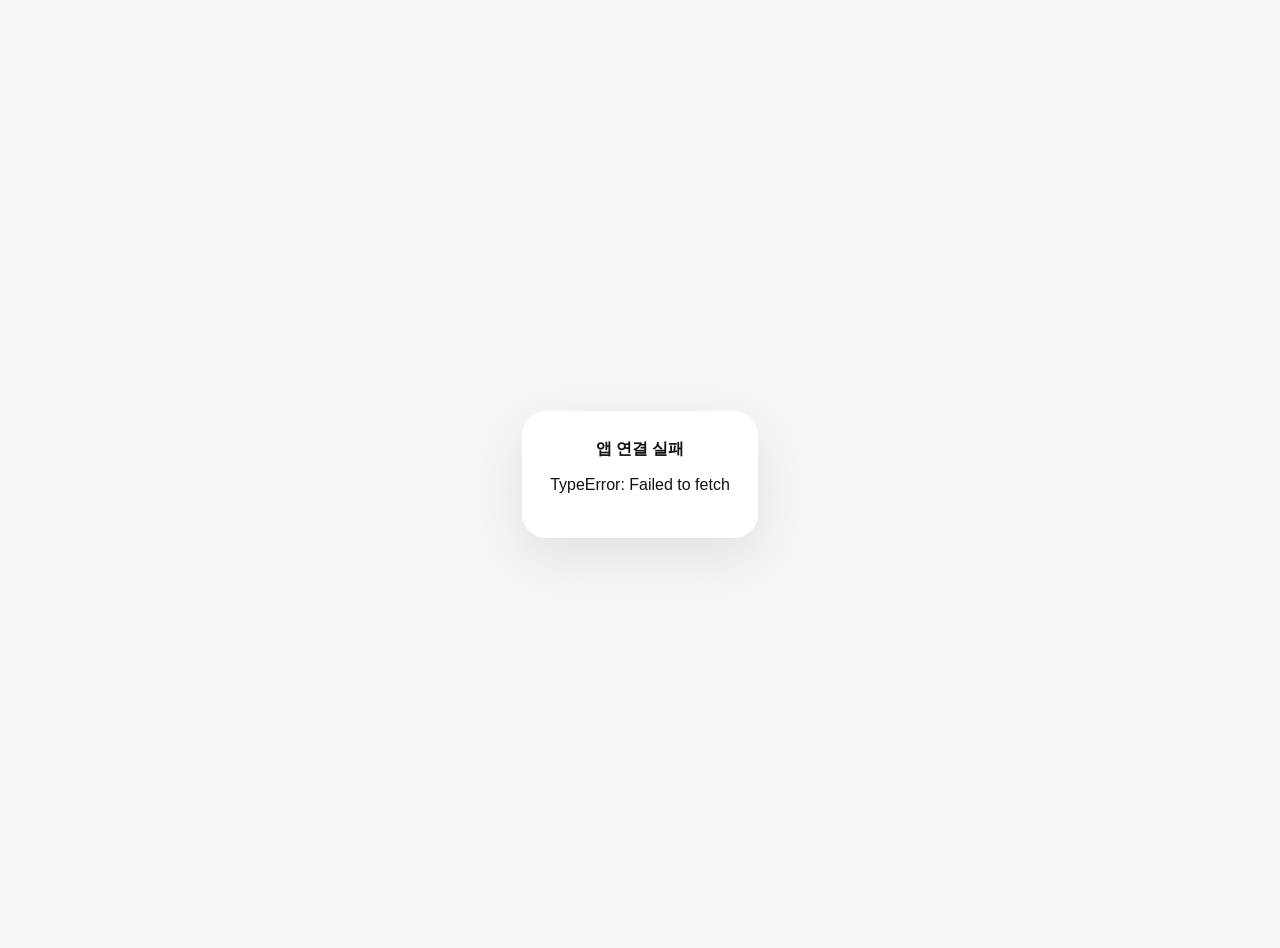
<file: theking-host/index.html>
<!doctype html>
<html lang="ko">
<head>
<meta charset="utf-8">
<meta name="viewport" content="width=device-width,initial-scale=1,viewport-fit=cover">
<title>THE KING GYM</title>
<style>
html,body{margin:0;min-height:100%;font-family:-apple-system,BlinkMacSystemFont,"Segoe UI",sans-serif;background:#f5f5f7;color:#111}
.wrap{min-height:100vh;display:grid;place-items:center;padding:24px;text-align:center}
.card{background:#fff;border-radius:24px;padding:28px;box-shadow:0 18px 50px rgba(0,0,0,.08)}
.spinner{width:34px;height:34px;border:3px solid #ddd;border-top-color:#111;border-radius:50%;margin:0 auto 16px;animation:s 1s linear infinite}
@keyframes s{to{transform:rotate(360deg)}}
</style>
</head>
<body>
<div class="wrap"><div class="card"><div class="spinner"></div><b>THE KING GYM</b><p>앱을 불러오는 중입니다.</p></div></div>
<script>
(async()=>{
 try{
   const r=await fetch('https://wjzadmeshuxgsidjlgui.supabase.co/functions/v1/theking-gym?app=1',{cache:'no-store'});
   if(!r.ok) throw new Error('HTTP '+r.status);
   const h=await r.text();
   document.open(); document.write(h); document.close();
 }catch(e){
   document.body.innerHTML='<div class="wrap"><div class="card"><b>앱 연결 실패</b><p>'+String(e)+'</p></div></div>';
 }
})();
</script>
</body>
</html>
</file>
